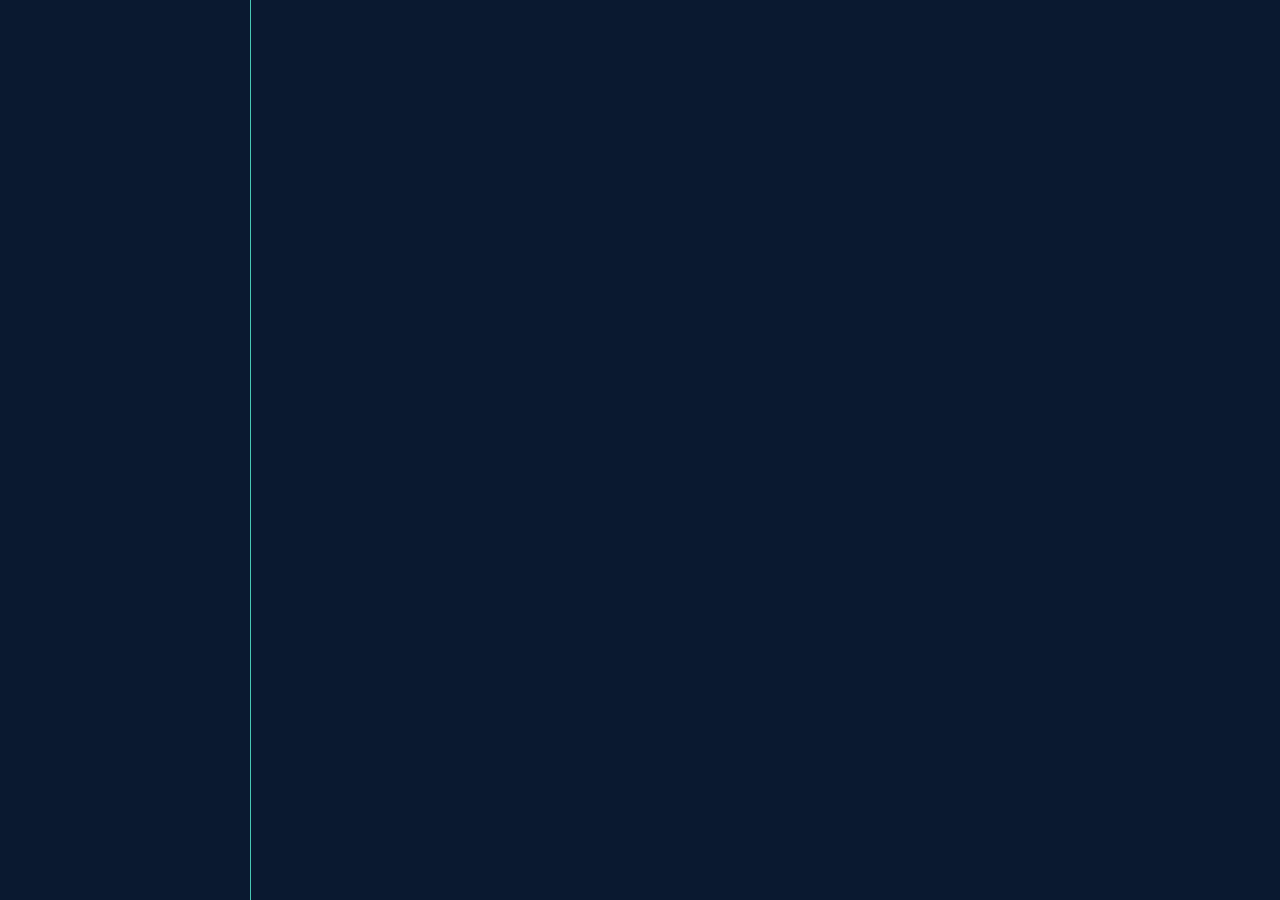
<file: index.html>
<!DOCTYPE html>
<html lang="en">
<head>
    <meta charset="UTF-8">
    <meta name="viewport" content="width=device-width, initial-scale=1.0">
    <title>My Final Project</title>
    <link rel="stylesheet" href="style.css">
</head>
<body>
    <div id="pageContainer">
        <div class="header">
            <div class="cvPhoto">
                <img src="./103945445_2441585835944089_3358021542301668795_o.jpg"/>
            </div>
            <nav>
                <div class="navInfo">
                    <ul>
                        <li>
                            <a href="./about.html">About</a>
                        </li>
                        <li>Portofolio</li>
                        <li>Contact</li>
                    </ul>
                </div>
                <div class="resume">
                    <a href="./Alexandra Ceuca.pdf" class="buttons">Resume</a>
                </div>
            </nav>
        </div>
        <div class="mainContent">
            <div id="firstLine">
                Hi, my name is
            </div>
            <div id="secondLine">
                Alexandra Ceuca
            </div>
            <div id="thridLine">
                I am a future junior frontend developer
            </div>
            <div id="paragraph">
                <p>Motivated by challenges, I'm seeking a position where <br>
                I can maximize my program development experience.</p>
            </div>
            <div id="contactButton">
                <a href="mailto:adda.ceuca@yahoo.com" class="buttons">Get In Touch</a>
            </div>
        </div>
        <div id="socialIconsContainer">
            <div class="icons">
                <a href="https://www.facebook.com/adda.daa.1">
                    <svg aria-hidden="true" focusable="false" data-prefix="fab" data-icon="facebook-f" class="svg-inline--fa fa-facebook-f fa-w-10 fa-fw fa-lg " role="img" xmlns="http://www.w3.org/2000/svg" viewBox="0 0 320 512">
                        <path fill="rgb(107, 120, 152)" d="M279.14 288l14.22-92.66h-88.91v-60.13c0-25.35 12.42-50.06 52.24-50.06h40.42V6.26S260.43 0 225.36 0c-73.22 0-121.08 44.38-121.08 124.72v70.62H22.89V288h81.39v224h100.17V288z"></path>
                    </svg>
                </a>
            </div>
            <div class="icons">
                <a href="https://github.com/AlexandraCeuca">
                    <svg aria-hidden="true" focusable="false" data-prefix="fab" data-icon="github" class="svg-inline--fa fa-github fa-w-16 fa-fw fa-lg " role="img" xmlns="http://www.w3.org/2000/svg" viewBox="0 0 496 512">
                        <path fill="rgb(107, 120, 152)" d="M165.9 397.4c0 2-2.3 3.6-5.2 3.6-3.3.3-5.6-1.3-5.6-3.6 0-2 2.3-3.6 5.2-3.6 3-.3 5.6 1.3 5.6 3.6zm-31.1-4.5c-.7 2 1.3 4.3 4.3 4.9 2.6 1 5.6 0 6.2-2s-1.3-4.3-4.3-5.2c-2.6-.7-5.5.3-6.2 2.3zm44.2-1.7c-2.9.7-4.9 2.6-4.6 4.9.3 2 2.9 3.3 5.9 2.6 2.9-.7 4.9-2.6 4.6-4.6-.3-1.9-3-3.2-5.9-2.9zM244.8 8C106.1 8 0 113.3 0 252c0 110.9 69.8 205.8 169.5 239.2 12.8 2.3 17.3-5.6 17.3-12.1 0-6.2-.3-40.4-.3-61.4 0 0-70 15-84.7-29.8 0 0-11.4-29.1-27.8-36.6 0 0-22.9-15.7 1.6-15.4 0 0 24.9 2 38.6 25.8 21.9 38.6 58.6 27.5 72.9 20.9 2.3-16 8.8-27.1 16-33.7-55.9-6.2-112.3-14.3-112.3-110.5 0-27.5 7.6-41.3 23.6-58.9-2.6-6.5-11.1-33.3 2.6-67.9 20.9-6.5 69 27 69 27 20-5.6 41.5-8.5 62.8-8.5s42.8 2.9 62.8 8.5c0 0 48.1-33.6 69-27 13.7 34.7 5.2 61.4 2.6 67.9 16 17.7 25.8 31.5 25.8 58.9 0 96.5-58.9 104.2-114.8 110.5 9.2 7.9 17 22.9 17 46.4 0 33.7-.3 75.4-.3 83.6 0 6.5 4.6 14.4 17.3 12.1C428.2 457.8 496 362.9 496 252 496 113.3 383.5 8 244.8 8zM97.2 352.9c-1.3 1-1 3.3.7 5.2 1.6 1.6 3.9 2.3 5.2 1 1.3-1 1-3.3-.7-5.2-1.6-1.6-3.9-2.3-5.2-1zm-10.8-8.1c-.7 1.3.3 2.9 2.3 3.9 1.6 1 3.6.7 4.3-.7.7-1.3-.3-2.9-2.3-3.9-2-.6-3.6-.3-4.3.7zm32.4 35.6c-1.6 1.3-1 4.3 1.3 6.2 2.3 2.3 5.2 2.6 6.5 1 1.3-1.3.7-4.3-1.3-6.2-2.2-2.3-5.2-2.6-6.5-1zm-11.4-14.7c-1.6 1-1.6 3.6 0 5.9 1.6 2.3 4.3 3.3 5.6 2.3 1.6-1.3 1.6-3.9 0-6.2-1.4-2.3-4-3.3-5.6-2z"></path>
                    </svg>
                </a>
            </div>
            <div class="icons">
                <a href="https://www.linkedin.com/in/alexandra-cristina-ceuca-8b90b2137/">
                    <svg aria-hidden="true" focusable="false" data-prefix="fab" data-icon="linkedin" class="svg-inline--fa fa-linkedin fa-w-14 fa-fw fa-lg " role="img" xmlns="http://www.w3.org/2000/svg" viewBox="0 0 448 512">
                        <path fill="rgb(107, 120, 152)" d="M416 32H31.9C14.3 32 0 46.5 0 64.3v383.4C0 465.5 14.3 480 31.9 480H416c17.6 0 32-14.5 32-32.3V64.3c0-17.8-14.4-32.3-32-32.3zM135.4 416H69V202.2h66.5V416zm-33.2-243c-21.3 0-38.5-17.3-38.5-38.5S80.9 96 102.2 96c21.2 0 38.5 17.3 38.5 38.5 0 21.3-17.2 38.5-38.5 38.5zm282.1 243h-66.4V312c0-24.8-.5-56.7-34.5-56.7-34.6 0-39.9 27-39.9 54.9V416h-66.4V202.2h63.7v29.2h.9c8.9-16.8 30.6-34.5 62.9-34.5 67.2 0 79.7 44.3 79.7 101.9V416z"></path>
                    </svg>
                </a>
            </div>
            <span class="line"></span>
        </div>
    </div>
    <script src="./js.js"></script>
</body>
</html>
</file>
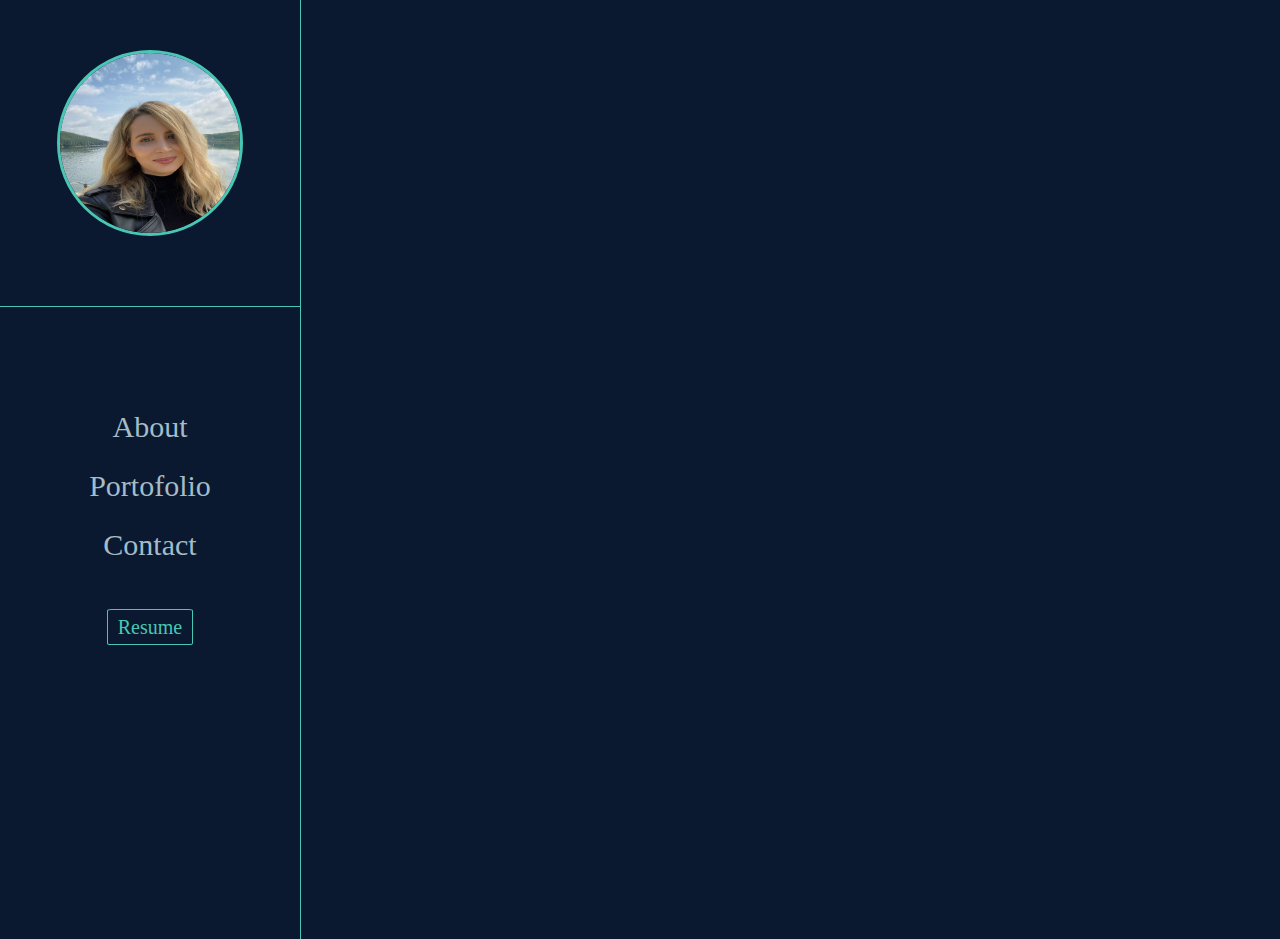
<file: pages/homePage/index.html>
<!DOCTYPE html>
<html lang="en">
<head>
    <meta charset="UTF-8">
    <meta name="viewport" content="width=device-width, initial-scale=1.0">
    <title>My CV</title>
    <link rel="stylesheet" href="../../sharedStyle.css">
    <link rel="stylesheet" href="style.css">
    
    

</head>
<body>
    <div id="pageContainer">
        <div id="headerContainer"></div>
        <div id="mainContent">
            <div id="homeContent">
                <div id="firstLine">
                    Hi, my name is
                </div>
                <div id="secondLine">
                    Alexandra Ceuca
                </div>
                <div id="thridLine">
                    I am a future junior frontend developer
                </div>
                <div id="paragraph">
                    <p>Motivated by challenges, I'm seeking a position where <br>
                    I can maximize my program development experience.</p>
                </div>
                <div id="contactButton">
                    <a href="mailto:adda.ceuca@yahoo.com" class="buttons">Get In Touch</a>
                </div>
            </div>
        </div>
        <div id="socialIconsContainer"></div>
    </div>
    <script src="../../shared.js"></script>
</body>
</html>
</file>
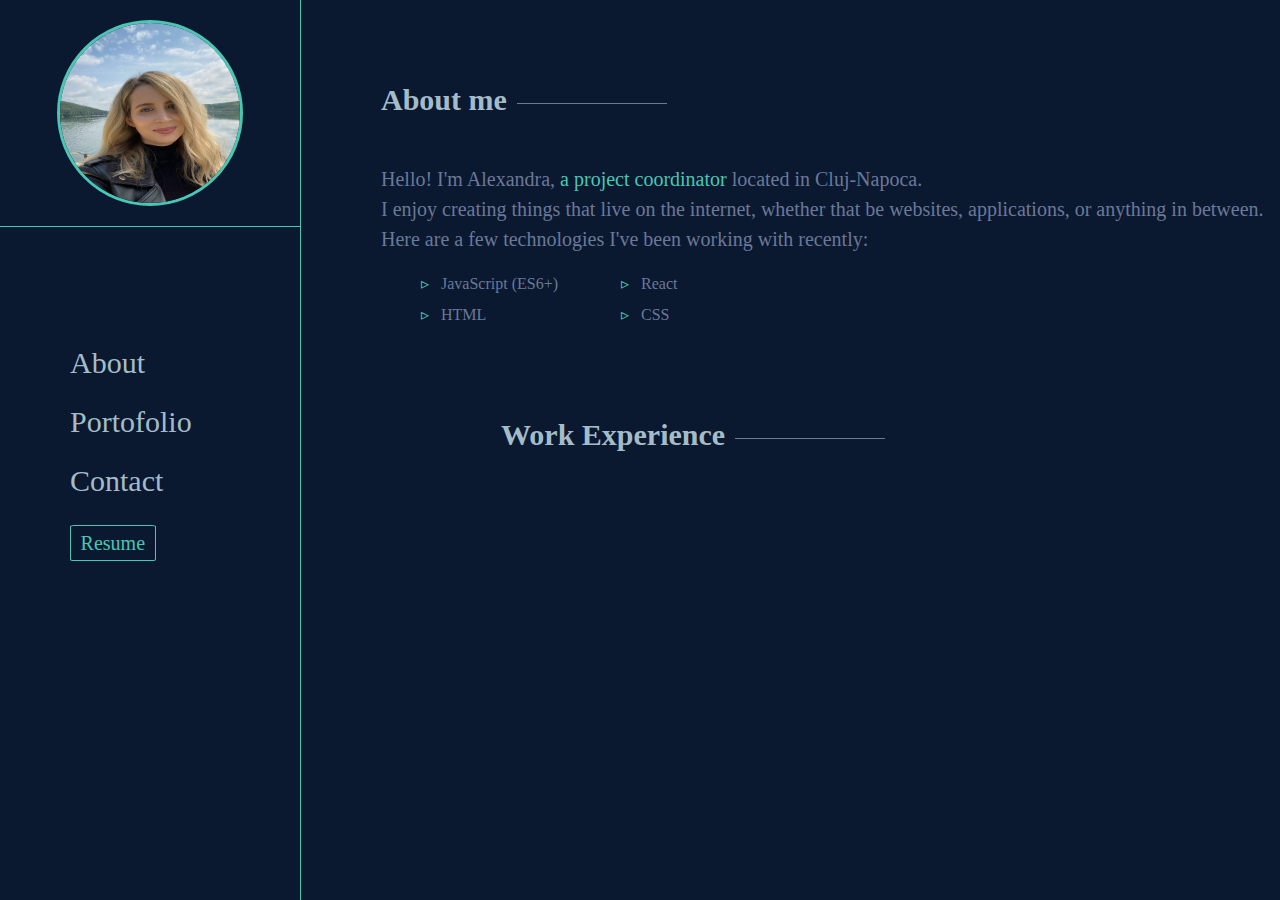
<file: about page/about.html>
<!DOCTYPE html>
<html lang="en">
<head>
    <meta charset="UTF-8">
    <meta name="viewport" content="width=device-width, initial-scale=1.0">
    <title>About</title>
    <link rel="stylesheet" href="../header.css">
    <link rel="stylesheet" href="./about.css">
</head>
<body>
    <div id="pageContainer">
        <div class="header">
            <div class="cvPhoto">
                <a href="..//home page/index.html">
                    <img src="../images/103945445_2441585835944089_3358021542301668795_o.jpg"/>
                </a>
            </div>
            <nav>
                <div class="navInfo">
                    <ul>
                        <li>
                            <a href="..//about page/about.html" onclick="load_home()">About</a>
                        </li>
                        <li>
                            <a href="..//portofolio page/Portofolio.html">Portofolio</a>
                        </li>
                        <li>
                            <a href="..//contact page/Contact.html" onclick="load_homeCss()" onclick="load_home()">Contact</a>
                        </li>
                    </ul>
                </div>
                <div class="resume">
                    <a href="../images/Alexandra Ceuca.pdf" class="buttons">Resume</a>
                </div>
            </nav>
        </div>
        <div id="aboutContainer">
            <div id="aboutIntroduction">
                <div class="aboutHeaders">
                    <h2>About me</h2>
                    <span class="line2"></span>
                </div>
                <div id="aboutIntroductionMainContainer">
                    <p>Hello! I'm Alexandra, <span style="color:rgb(72,199,180)">a project coordinator </span> located in Cluj-Napoca.
                        <br>
                        I enjoy creating things that live on the internet, whether that be websites, applications, or anything in between. 
                        <br>
                        Here are a few technologies I've been working with recently:
                    </p>
                    <ul id="technologies">
                        <li>JavaScript (ES6+)</li>
                        <li>React</li>
                        <li>HTML</li>
                        <li>CSS</li>
                    </ul>
                </div>
            </div>
            <div id="workExperience">
                <div class="aboutHeaders">
                    <h2 id="workExperience">Work Experience</h2>
                    <span class="line2"></span>
                </div>
            </div>
        </div>
    </div>
    
</body>
</html>
</file>
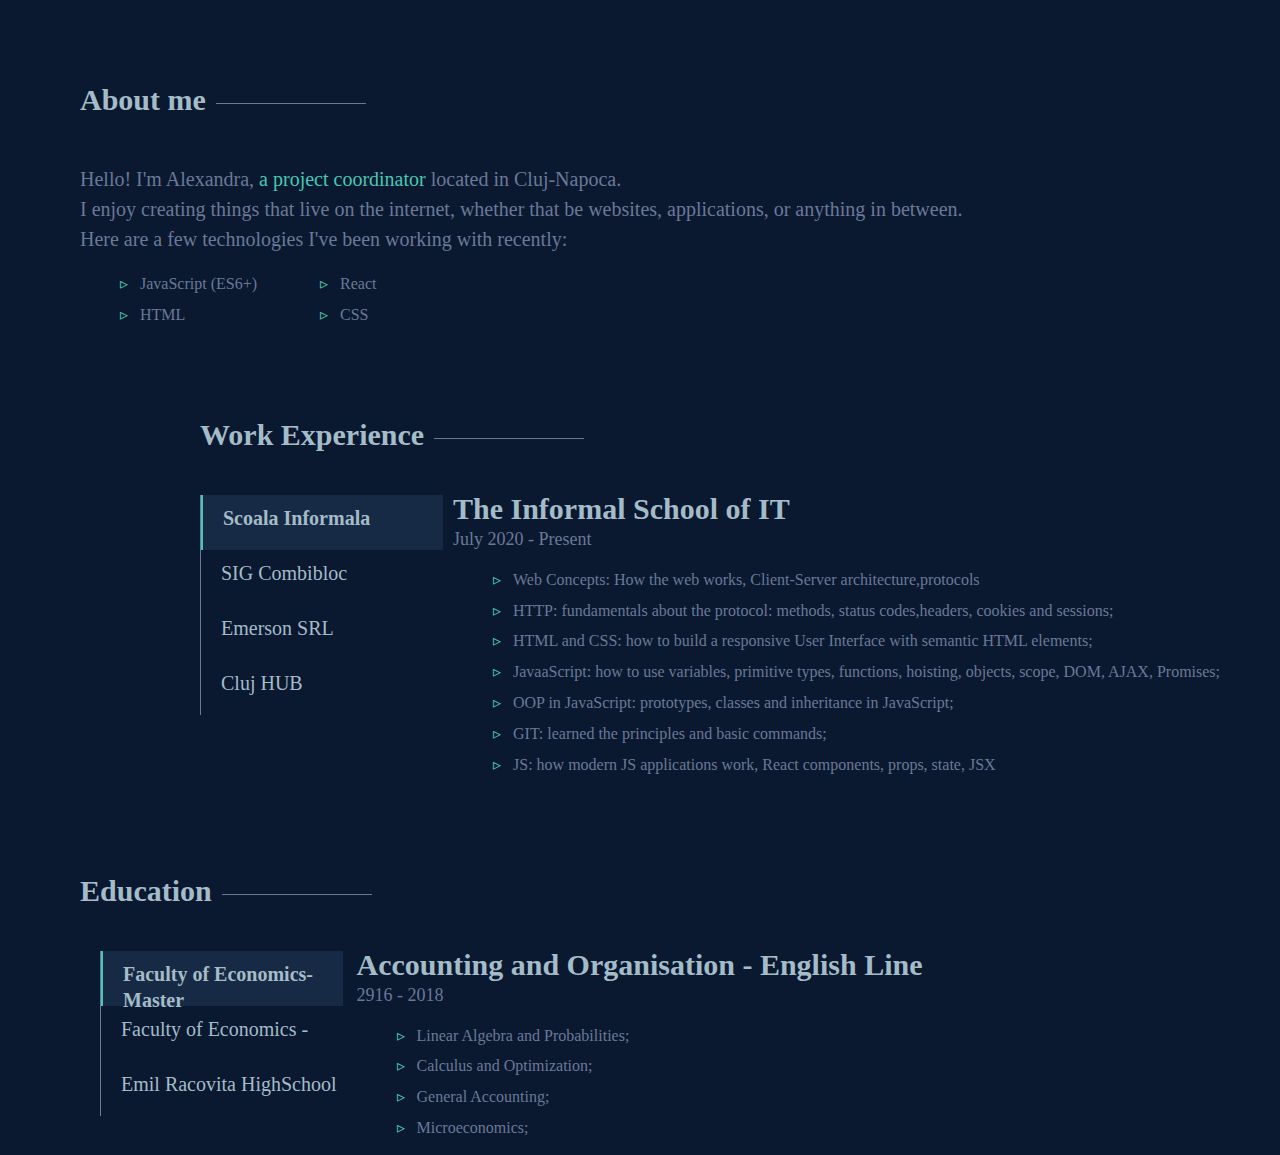
<file: aboutpage/about.html>
<!DOCTYPE html>
<html lang="en">
<head>
    <meta charset="UTF-8">
    <meta name="viewport" content="width=device-width, initial-scale=1.0">
    <title>About</title>
    <link rel="stylesheet" href="../header.css">
    <link rel="stylesheet" href="./about.css">
</head>
<body>
    <div id="pageContainer">
        <div id="load_header" ></div>
        <div id="aboutContainer">
            <div id="aboutIntroduction">
                <div class="aboutHeaders">
                    <h2>About me</h2>
                    <span class="line2"></span>
                </div>
                <div id="aboutIntroductionMainContainer">
                    <p>Hello! I'm Alexandra, <span style="color:rgb(72,199,180)">a project coordinator </span> located in Cluj-Napoca.
                        <br>
                        I enjoy creating things that live on the internet, whether that be websites, applications, or anything in between. 
                        <br>
                        Here are a few technologies I've been working with recently:
                    </p>
                    <ul id="technologies">
                        <li>JavaScript (ES6+)</li>
                        <li>React</li>
                        <li>HTML</li>
                        <li>CSS</li>
                    </ul>
                </div>
            </div>
            <div id="workExperience">
                <div class="aboutHeaders">
                    <h2 id="workExperience">Work Experience</h2>
                    <span class="line2"></span>
                </div>
                <div id="workExperienceContainer">
                    <div class="workExperienceListContainer">
                        <ul class="workExperienceList">
                            <li class="selected" id="button_school">
                                <a onclick="load_workExperience('school')">Scoala Informala</a>
                            </li>
                            <li id="button_work1" >
                                <a onclick="load_workExperience('work1')">SIG Combibloc</a>
                            </li>
                            <li id="button_work2" >
                                <a onclick="load_workExperience('work2')">Emerson SRL</a>
                            </li>
                            <li id="button_work3">
                                <a onclick="load_workExperience('work3')">Cluj HUB</a>
                            </li>
                        </ul>
                    </div>
                    <div id="loadWorkExperience">
                        <div id="school" class ="jobTitleStyle" style="display: block;">
                            <div>
                                <h3>The Informal School of IT</h3>
                                <p>July 2020 - Present</p>
                            </div>
                            <div>
                                <ul class="workExperienceDisplay">
                                    <li>Web Concepts: How the web works, Client-Server architecture,protocols</li>
                                    <li>HTTP: fundamentals about the protocol: methods, status codes,headers, cookies and sessions;</li>
                                    <li>HTML and CSS: how to build a responsive User Interface with semantic HTML elements;</li>
                                    <li>JavaaScript: how to use variables, primitive types, functions, hoisting, objects, scope, DOM, AJAX, Promises;</li>
                                    <li>OOP in JavaScript: prototypes, classes and inheritance in JavaScript;</li>
                                    <li>GIT: learned the principles and basic commands;</li>
                                    <li>JS: how modern JS applications work, React components, props, state, JSX</li>
                                </ul>
                            </div>
                        </div>
                        <div id="work1" class ="jobTitleStyle" style="display: none;">
                            <div>
                                <h3>Project Coordinator</h3>
                                <p>March 2018 - Present</p>
                            </div>
                            <div>
                                <ul class="workExperienceDisplay">
                                    <li>Working with key stakeholders to dene requirements and delivery <br>
                                        milestones for implementing Concur travel and expenses in the subsidiaries <br>
                                        from America</li>
                                    <li>Coordinate and lead training sessions for end users on reporting, prole set <br>
                                        up, travel and expense loading reports</li>
                                    <li>Acting like SPOC on travel topics for all of the 3 projects. </li>
                                    <li>Enrolled on trainings of project management and leadership</li>
                                </ul>
                            </div>
                        </div>
                        <div id="work2" class ="jobTitleStyle" style="display: none;">
                            <div>
                                <h3>Service Customer Administrator</h3>
                                <p>December 2015- March 2018</p>
                            </div>
                            <div>
                                <ul class="workExperienceDisplay">
                                    <li>Loading orders into Oracle EBS system</li>
                                    <li>Issue quotes in CRM as per customer request</li>
                                    <li>Ensure Sales Order Acknowledgements, Purchase Orders and Reschedules <br>
                                        of orders are communicated with involved parties in a timely manner </li>
                                    <li>Using technical information and qualication coming from the Proposal <br>
                                        Team, produce sales quotations for spares, repairs, education and <br>
                                        engineering services;</li>
                                </ul>
                            </div>
                        </div>
                        <div id="work3" class ="jobTitleStyle" style="display: none;">
                            <div>
                                <h3>Internship DataBase Administrator</h3>
                                <p>June 2015- July 2015</p>
                            </div>
                            <div>
                                <ul class="workExperienceDisplay">
                                    <li>Adding all the company customers to a small database;</li>
                                    <li>Dividing the clients into categories based on their orders;</li>
                                    <li>Validating customers company and address information using dierent <br>
                                        sources/business tools;</li>
                                    <li>Presenting the output to the manager;</li>
                                </ul>
                            </div>
                        </div>
                    </div>
                </div>
            </div>

            <div id="education">
                <div class="aboutHeaders">
                    <h2 id="education">Education</h2>
                    <span class="line2"></span>
                </div>
                <div id="educationContainer">
                    <div class="educationListContainer">
                        <ul class="educationList">
                            <li class="selected" id="button_master">
                                <a onclick="load_education('master')">Faculty of Economics- Master</a>
                            </li>
                            <li id="button_university" >
                                <a onclick="load_education('university')">Faculty of Economics -</a>
                            </li>
                            <li id="button_highschool" >
                                <a onclick="load_education('highschool')">Emil Racovita HighSchool</a>
                            </li>
                        </ul>
                    </div>
                    <div id="loadEducation">
                        <div id="master" class ="educationTitleStyle" style="display: block;">
                            <div>
                                <h3>Accounting and Organisation - English Line</h3>
                                <p>2916 - 2018</p>
                            </div>
                            <div>
                                <ul class="workExperienceDisplay">
                                    <li>Linear Algebra and Probabilities;</li>
                                    <li>Calculus and Optimization;</li>
                                    <li>General Accounting;</li>
                                    <li>Microeconomics;</li>
                                </ul>
                            </div>
                        </div>
                        <div id="university" class ="educationTitleStyle" style="display: none;">
                            <div>
                                <h3>Accounting - English Line</h3>
                                <p>2013 - 2016</p>
                            </div>
                            <div>
                                <ul class="workExperienceDisplay">
                                    <li>Basic Accounting</li>
                                    <li>Financial Accounting</li>
                                    <li>Applied Accounting</li>
                                    <li>Managerial Accounting</li>
                                    <li>Advanced Accounting</li>
                                </ul>
                            </div>
                        </div>
                        <div id="highschool" class ="educationTitleStyle" style="display: none;">
                            <div>
                                <h3>Mathematics and informatics</h3>
                                <p>2009 - 2013</p>
                            </div>
                            <div>
                                <ul class="workExperienceDisplay">
                                    <li>Mathematics</li>
                                    <li>Informatics</li>
                                </ul>
                            </div>
                        </div>
                    </div>
                </div>
            </div>
        </div>
    </div>
    <script src="../js.js"></script>
</body>
</html>
</file>
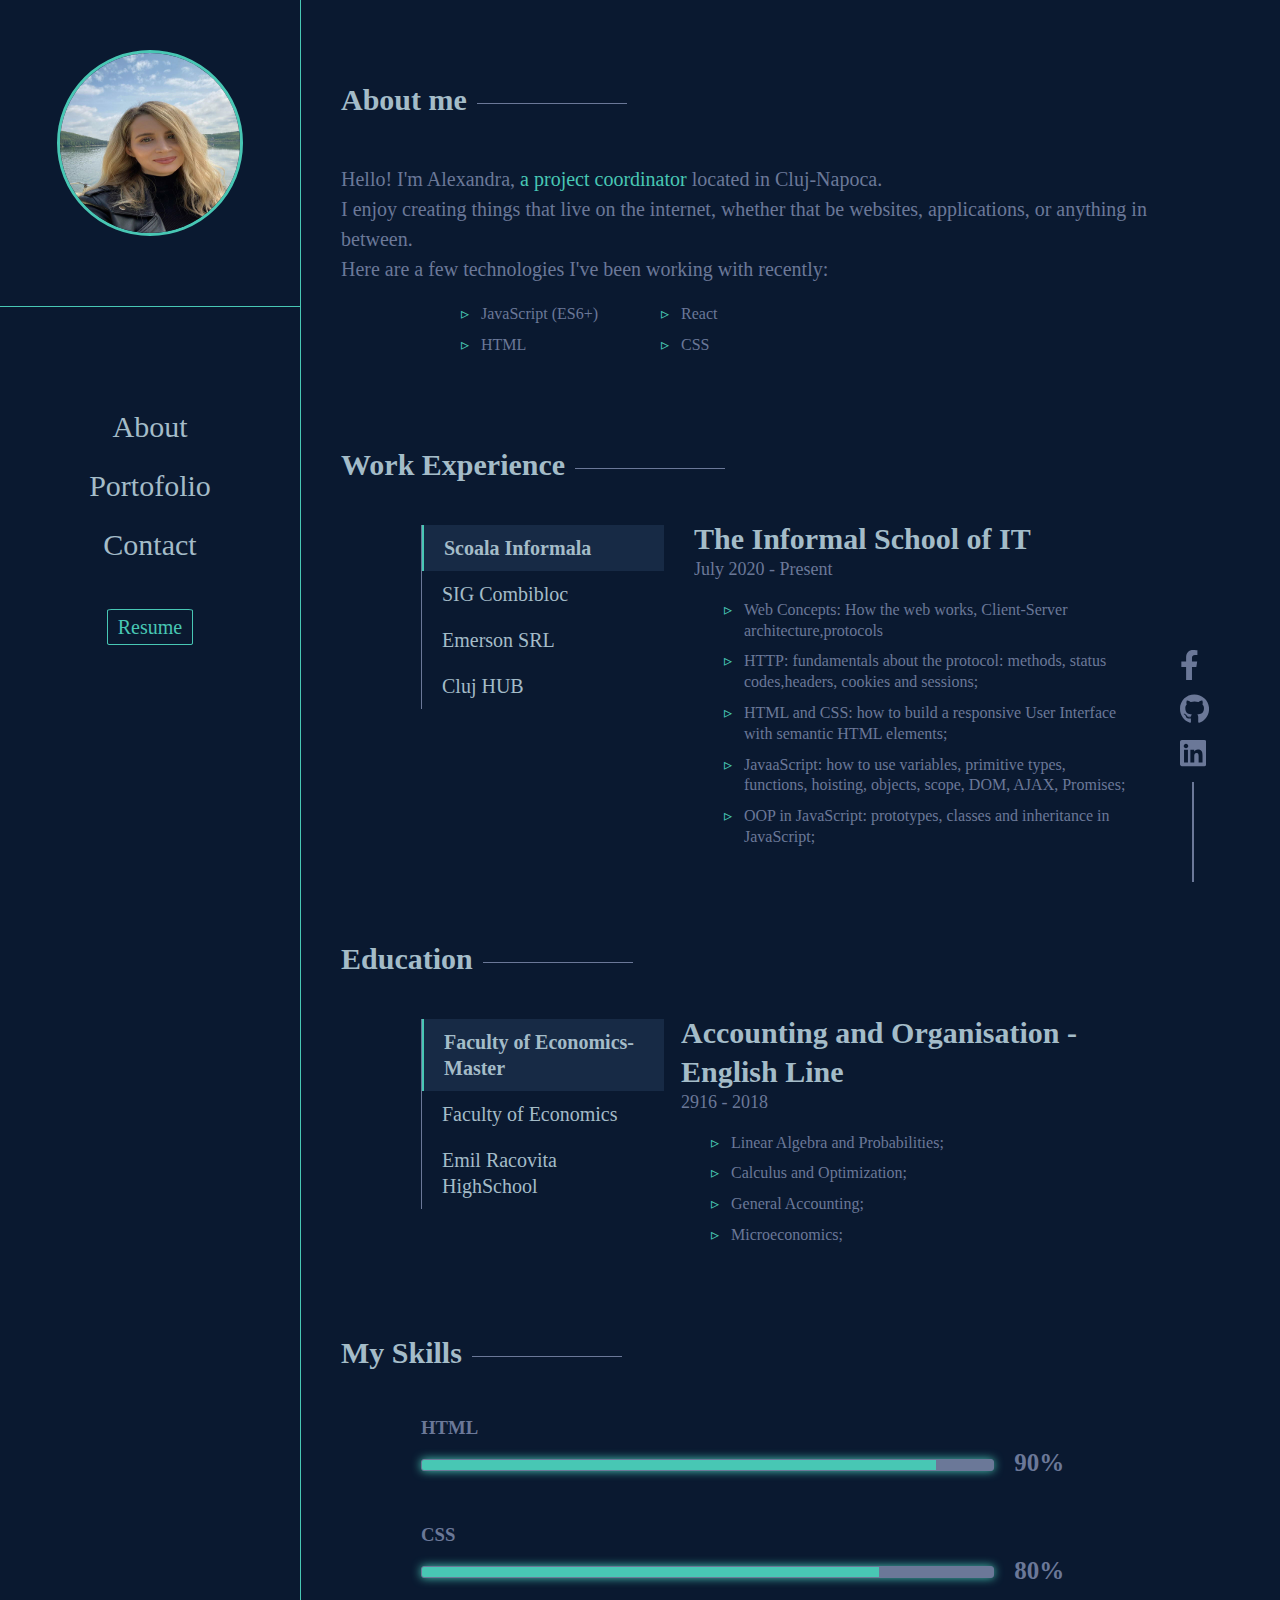
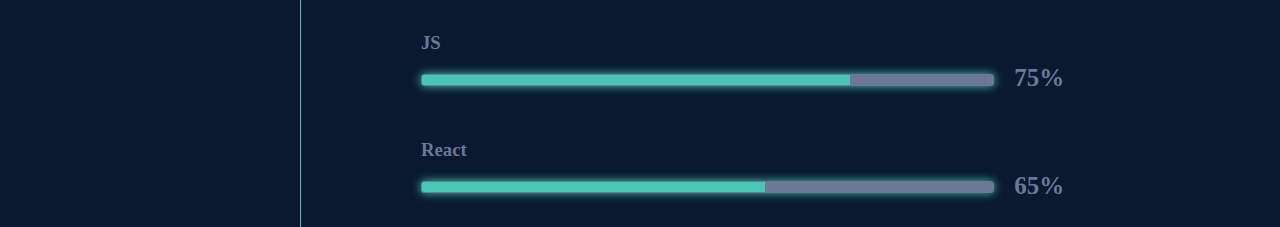
<file: pages/aboutPage/about.html>
<!DOCTYPE html>
<html lang="en">
  <head>
    <meta charset="UTF-8" />
    <meta name="viewport" content="width=device-width, initial-scale=1.0" />
    <title>About</title>
    <link rel="stylesheet" href="../../sharedStyle.css">
    <link rel="stylesheet" href="./about.css">
  </head>
  <body>
    <div id="pageContainer">
      <div id="headerContainer"></div>
      <div id="aboutContainer">
        <div id="aboutIntroduction">
          <div class="aboutHeaders">
            <h2>About me</h2>
            <span class="line2"></span>
          </div>
          <div id="aboutIntroductionMainContainer">
            <p>
              Hello! I'm Alexandra,
              <span style="color: rgb(72, 199, 180)"
                >a project coordinator
              </span>
              located in Cluj-Napoca.
              <br />
              I enjoy creating things that live on the internet, whether that be
              websites, applications, or anything in between.
              <br />
              Here are a few technologies I've been working with recently:
            </p>
            <ul class="ulDescription">
              <li>JavaScript (ES6+)</li>
              <li>React</li>
              <li>HTML</li>
              <li>CSS</li>
            </ul>
          </div>
        </div>
        <div id="workExperience">
          <div class="aboutHeaders">
            <h2>Work Experience</h2>
            <span class="line2"></span>
          </div>
          <div class="experienceContainer">
            <div>
              <ul class="experienceList">
                <li class="selected" id="button_school">
                  <a onclick="load_workExperience('school')"
                    >Scoala Informala</a
                  >
                </li>
                <li id="button_work1">
                  <a onclick="load_workExperience('work1')">SIG Combibloc</a>
                </li>
                <li id="button_work2">
                  <a onclick="load_workExperience('work2')">Emerson SRL</a>
                </li>
                <li id="button_work3">
                  <a onclick="load_workExperience('work3')">Cluj HUB</a>
                </li>
              </ul>
            </div>
            <div id="loadExperience">
              <div id="school" class="experienceTitleStyle" style="display: block">
                <div>
                  <h3>The Informal School of IT</h3>
                  <p>July 2020 - Present</p>
                </div>
                <div>
                  <ul class="ulDescription">
                    <li>
                      Web Concepts: How the web works, Client-Server
                      architecture,protocols
                    </li>
                    <li>
                      HTTP: fundamentals about the protocol: methods, status
                      codes,headers, cookies and sessions;
                    </li>
                    <li>
                      HTML and CSS: how to build a responsive User Interface
                      with semantic HTML elements;
                    </li>
                    <li>
                      JavaaScript: how to use variables, primitive types,
                      functions, hoisting, objects, scope, DOM, AJAX, Promises;
                    </li>
                    <li>
                      OOP in JavaScript: prototypes, classes and inheritance in
                      JavaScript;
                    </li>
                    <li>GIT: learned the principles and basic commands;</li>
                    <li>
                      JS: how modern JS applications work, React components,
                      props, state, JSX
                    </li>
                  </ul>
                </div>
              </div>
              <div id="work1" class="experienceTitleStyle" style="display: none">
                <div>
                  <h3>Project Coordinator</h3>
                  <p>March 2018 - Present</p>
                </div>
                <div>
                  <ul class="ulDescription">
                    <li>
                      Working with key stakeholders to dene requirements and
                      delivery <br />
                      milestones for implementing Concur travel and expenses in
                      the subsidiaries <br />
                      from America
                    </li>
                    <li>
                      Coordinate and lead training sessions for end users on
                      reporting, prole set <br />
                      up, travel and expense loading reports
                    </li>
                    <li>
                      Acting like SPOC on travel topics for all of the 3
                      projects.
                    </li>
                    <li>
                      Enrolled on trainings of project management and leadership
                    </li>
                  </ul>
                </div>
              </div>
              <div id="work2" class="experienceTitleStyle"  style="display: none">
                <div>
                  <h3>Service Customer Administrator</h3>
                  <p>December 2015- March 2018</p>
                </div>
                <div>
                  <ul class="ulDescription">
                    <li>Loading orders into Oracle EBS system</li>
                    <li>Issue quotes in CRM as per customer request</li>
                    <li>
                      Ensure Sales Order Acknowledgements, Purchase Orders and
                      Reschedules <br />
                      of orders are communicated with involved parties in a
                      timely manner
                    </li>
                    <li>
                      Using technical information and qualication coming from
                      the Proposal <br />
                      Team, produce sales quotations for spares, repairs,
                      education and <br />
                      engineering services;
                    </li>
                  </ul>
                </div>
              </div>
              <div id="work3" class="experienceTitleStyle"  style="display: none">
                <div>
                  <h3>Internship DataBase Administrator</h3>
                  <p>June 2015- July 2015</p>
                </div>
                <div>
                  <ul class="ulDescription">
                    <li>
                      Adding all the company customers to a small database;
                    </li>
                    <li>
                      Dividing the clients into categories based on their
                      orders;
                    </li>
                    <li>
                      Validating customers company and address information using
                      dierent <br />
                      sources/business tools;
                    </li>
                    <li>Presenting the output to the manager;</li>
                  </ul>
                </div>
              </div>
            </div>
          </div>
        </div>

        <div id="education">
          <div class="aboutHeaders">
            <h2>Education</h2>
            <span class="line2"></span>
          </div>
          <div class="experienceContainer">
            <div id="educationExperienceTitle">
              <ul class="experienceList">
                <li class="selected" id="button_master">
                  <a onclick="load_education('master')"
                    >Faculty of Economics- Master</a
                  >
                </li>
                <li id="button_university">
                  <a onclick="load_education('university')"
                    >Faculty of Economics</a
                  >
                </li>
                <li id="button_highschool">
                  <a onclick="load_education('highschool')"
                    >Emil Racovita HighSchool</a
                  >
                </li>
              </ul>
            </div>
            <div id="educationExperience">
              <div
                id="master"
                class="experienceTitleStyle" 
                style="display: block"
              >
                <div>
                  <h3>Accounting and Organisation - English Line</h3>
                  <p>2916 - 2018</p>
                </div>
                <div>
                  <ul class="ulDescription">
                    <li>Linear Algebra and Probabilities;</li>
                    <li>Calculus and Optimization;</li>
                    <li>General Accounting;</li>
                    <li>Microeconomics;</li>
                  </ul>
                </div>
              </div>
              <div
                id="university"
                class="experienceTitleStyle" 
                style="display: none"
              >
                <div>
                  <h3>Accounting - English Line</h3>
                  <p>2013 - 2016</p>
                </div>
                <div>
                  <ul class="ulDescription">
                    <li>Basic Accounting</li>
                    <li>Financial Accounting</li>
                    <li>Applied Accounting</li>
                    <li>Managerial Accounting</li>
                    <li>Advanced Accounting</li>
                  </ul>
                </div>
              </div>
              <div
                id="highschool"
                class="experienceTitleStyle" 
                style="display: none"
              >
                <div>
                  <h3>Mathematics and informatics</h3>
                  <p>2009 - 2013</p>
                </div>
                <div>
                  <ul class="ulDescription">
                    <li>Mathematics</li>
                    <li>Informatics</li>
                  </ul>
                </div>
              </div>
            </div>
          </div>
        </div>
        <div id="skillsContainer">
          <div class="aboutHeaders">
            <h2>My Skills</h2>
            <span class="line2"></span>
          </div>
          <div class="skills">
            <div class="skillsFlexContainer">
              <li>
                <h3>HTML</h3>
                <span class="bar"><span class="html"></span></span>
              </li>
              <p>90%</p>
            </div>
            <div class="skillsFlexContainer">
              <li>
                <h3>CSS</h3>
                <span class="bar"><span class="css"></span></span>
              </li>
              <p>80%</p>
            </div>
            <div class="skillsFlexContainer">
              <li>
                <h3>JS</h3>
                <span class="bar"><span class="js"></span></span>
              </li>
              <p>75%</p>
            </div>
            <div class="skillsFlexContainer">
              <li>
                <h3>React</h3>
                <span class="bar"><span class="react"></span></span>
              </li>
              <p>65%</p>
            </div>
          </div>
        </div>
      </div>
      <div id="socialIconsContainer"></div>
    </div>
    <script src="../../shared.js"></script>
  </body>
</html>
</file>
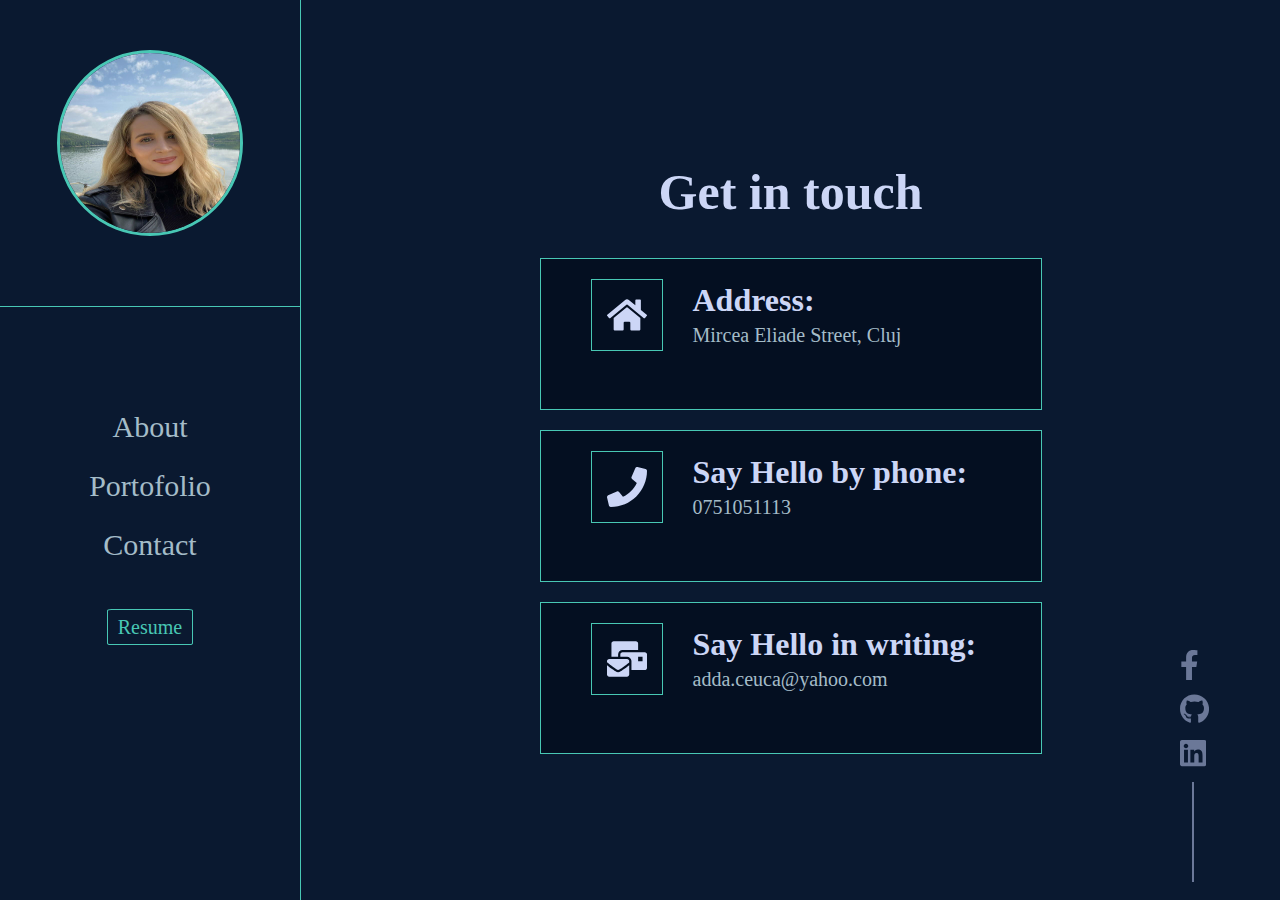
<file: pages/contactPage/contact.html>
<!DOCTYPE html>
<html lang="en">
<head>
    <meta charset="UTF-8">
    <meta name="viewport" content="width=device-width, initial-scale=1.0">
    <title>About</title>
    <link rel="stylesheet" href="../../sharedStyle.css">
    <link rel="stylesheet" href="contact.css">
</head>
<body>
    <div id="pageContainer">
        <div id="headerContainer"></div>
        <div id="contactPage">
            <h1 id="contactIntroduction">Get in touch</h1>
            <div class="contactInfo">
                <div class="contactDetailsContainer">
                    <svg aria-hidden="true" focusable="false" data-prefix="fas" data-icon="home" class="svg-inline--fa fa-home fa-w-18 fa-fw fa-lg " role="img" xmlns="http://www.w3.org/2000/svg" viewBox="0 0 576 512"><path fill="currentColor" d="M280.37 148.26L96 300.11V464a16 16 0 0 0 16 16l112.06-.29a16 16 0 0 0 15.92-16V368a16 16 0 0 1 16-16h64a16 16 0 0 1 16 16v95.64a16 16 0 0 0 16 16.05L464 480a16 16 0 0 0 16-16V300L295.67 148.26a12.19 12.19 0 0 0-15.3 0zM571.6 251.47L488 182.56V44.05a12 12 0 0 0-12-12h-56a12 12 0 0 0-12 12v72.61L318.47 43a48 48 0 0 0-61 0L4.34 251.47a12 12 0 0 0-1.6 16.9l25.5 31A12 12 0 0 0 45.15 301l235.22-193.74a12.19 12.19 0 0 1 15.3 0L530.9 301a12 12 0 0 0 16.9-1.6l25.5-31a12 12 0 0 0-1.7-16.93z"></path></svg>
                    <div>
                        <h1>Address:</h1>
                        <p>Mircea Eliade Street, Cluj</p>
                    </div>
                </div>
                <div class="contactDetailsContainer">
                    <svg aria-hidden="true" focusable="false" data-prefix="fas" data-icon="phone" class="svg-inline--fa fa-phone fa-w-16 fa-fw fa-lg " role="img" xmlns="http://www.w3.org/2000/svg" viewBox="0 0 512 512"><path fill="currentColor" d="M493.4 24.6l-104-24c-11.3-2.6-22.9 3.3-27.5 13.9l-48 112c-4.2 9.8-1.4 21.3 6.9 28l60.6 49.6c-36 76.7-98.9 140.5-177.2 177.2l-49.6-60.6c-6.8-8.3-18.2-11.1-28-6.9l-112 48C3.9 366.5-2 378.1.6 389.4l24 104C27.1 504.2 36.7 512 48 512c256.1 0 464-207.5 464-464 0-11.2-7.7-20.9-18.6-23.4z"></path></svg>
                    <div>
                        <h1>Say Hello by phone:</h1>
                        <p>0751051113</p>
                    </div>
                </div>
                <div class="contactDetailsContainer">
                    <svg aria-hidden="true" focusable="false" data-prefix="fas" data-icon="mail-bulk" class="svg-inline--fa fa-mail-bulk fa-w-18 fa-fw fa-lg " role="img" xmlns="http://www.w3.org/2000/svg" viewBox="0 0 576 512"><path fill="currentColor" d="M160 448c-25.6 0-51.2-22.4-64-32-64-44.8-83.2-60.8-96-70.4V480c0 17.67 14.33 32 32 32h256c17.67 0 32-14.33 32-32V345.6c-12.8 9.6-32 25.6-96 70.4-12.8 9.6-38.4 32-64 32zm128-192H32c-17.67 0-32 14.33-32 32v16c25.6 19.2 22.4 19.2 115.2 86.4 9.6 6.4 28.8 25.6 44.8 25.6s35.2-19.2 44.8-22.4c92.8-67.2 89.6-67.2 115.2-86.4V288c0-17.67-14.33-32-32-32zm256-96H224c-17.67 0-32 14.33-32 32v32h96c33.21 0 60.59 25.42 63.71 57.82l.29-.22V416h192c17.67 0 32-14.33 32-32V192c0-17.67-14.33-32-32-32zm-32 128h-64v-64h64v64zm-352-96c0-35.29 28.71-64 64-64h224V32c0-17.67-14.33-32-32-32H96C78.33 0 64 14.33 64 32v192h96v-32z"></path></svg>
                    <div>
                        <h1>Say Hello in writing:</h1>
                        <p> <a href="mailto:adda.ceuca@yahoo.com">adda.ceuca@yahoo.com</a></p>
                    </div>
                </div>
            </div>
        </div>
        <div id="socialIconsContainer"></div>
    </div>
    <script src="../../shared.js"></script>
</body>
</html>
</file>
<file: style.css>
body {
    margin: 0px;
    width: 100%;
    height: 100vh;
    -webkit-font-smoothing: antialiased;
    background-color: rgb(10, 25, 48);
    line-height: 1.3;
    --nav-load-time: 400ms;
    --nav-link-load-time: 500ms;
}
#pageContainer {
    display: flex;
    flex-direction: row;
    height: 100%;
}
.header {
    display: flex;
    flex-flow: column;
    padding: 0;
    min-width: 250px;
    margin-left: 0;
    height: 100%;
    overflow: hidden;
    border-right: 1px solid rgb(72,199,180);
    animation: nav-load var(--nav-load-time) ease-out;
}
.cvPhoto {
    padding: 20px 0;
    display: block;
    width: 100%;
    text-align: center;
    margin-bottom: 100px;
    border-bottom: 1px solid  rgb(72,199,180);
    animation-name: nav-link-load;
    animation-duration: var(--nav-link-load-time);
    animation-timing-function: ease-in-out;
    animation-delay: var(--nav-load-time);
    animation-fill-mode: forwards;
    transform: scale(0);
}
.cvPhoto img {
    height: 150px;
    width: 150px;
    vertical-align: middle;
    max-width: 100%;
    border-radius: 50%;
    border: 3px solid  rgb(72,199,180);
    cursor: pointer;
    transition: transform 0.2s;
    margin-top:30px;
    margin-bottom: 50px;
    animation-delay: 1000ms;
}
.cvPhoto img:hover {
    transform: scale(1.1);
}
.navInfo {
    display: flex;
    width: 100%;
    margin-left: 0;
    padding-left: 0;
    flex-direction: column;
}
.navInfo ul {
    justify-content: center;
    flex-grow: 1;
    flex-shrink: 0;
    width: auto;
    cursor: pointer;
    list-style: none;
    text-decoration: none;
    padding-left: 70px;
    color: rgb(164, 188, 200);
    margin-bottom: 10px;
}
.navInfo li {
    margin-bottom: 20px;
    font-size: 20px;
    animation-name: nav-link-load;
    animation-duration: var(--nav-link-load-time);
    animation-timing-function: ease-in-out;
    animation-delay: var(--nav-load-time);
    animation-fill-mode: forwards;
    transform: scale(0);
}
li a {
    text-decoration: none;
    color: rgb(164, 188, 200);
}
li:first-child {
    animation-delay: 700ms;
}
li:nth-child(2) {
    animation-delay: 800ms;
}
li:nth-child(3) {
    animation-delay: 900ms;
}
.navInfo li:hover {
    color:rgb(72,199,180);
}
.navInfo li a:hover {
    color:rgb(72,199,180);
}
.resume {
    padding-left: 70px;
    animation-name: nav-link-load;
    animation-duration: var(--nav-link-load-time);
    animation-timing-function: ease-in-out;
    animation-delay: 1000ms;
    animation-fill-mode: forwards;
    transform: scale(0);
}
.buttons {
    color:rgb(72,199,180);
    background-color: transparent;
    border-radius: 5%;
    border: 1px solid rgb(72,199,180);
    padding: 0.40rem 0.60rem;
    cursor: pointer;
    font-size: 15px;
    font-family: cursive;
    text-decoration: none;
}
.buttons:hover {
    opacity: 0.5;
}

.mainContent{
    margin: 250px 150px;
}
#firstLine{
    color:rgb(72,199,180);
    font-family: monospace;
    font-size: 25px;
    animation: nav-link-load;
    animation-duration: var(--nav-link-load-time);
    animation-timing-function: ease-in-out;
    animation-delay: 1100ms;
    animation-fill-mode: forwards;
    transform: scale(0);
}
#secondLine {
    color: rgb(208, 219, 251);
    font-family: monospace;
    font-size: 50px;
    animation: nav-link-load;
    animation-duration: var(--nav-link-load-time);
    animation-timing-function: ease-in-out;
    animation-delay: 1200ms;
    animation-fill-mode: forwards;
    transform: scale(0);
}
#thridLine {
    color: rgb(136, 145, 178);
    font-family: monospace;
    font-size: 40px;
    animation: nav-link-load;
    animation-duration: var(--nav-link-load-time);
    animation-timing-function: ease-in-out;
    animation-delay: 1300ms;
    animation-fill-mode: forwards;
    transform: scale(0);
}
#paragraph p {
    color: rgb(107, 120, 152);
    font-family: monospace;
    font-size: 20px;
    margin-bottom: 30px;
    animation: nav-link-load;
    animation-duration: var(--nav-link-load-time);
    animation-timing-function: ease-in-out;
    animation-delay: 1400ms;
    animation-fill-mode: forwards;
    transform: scale(0)
}
#contactButton {
    animation: nav-link-load;
    animation-duration: var(--nav-link-load-time);
    animation-timing-function: ease-in-out;
    animation-delay: 1500ms;
    animation-fill-mode: forwards;
    transform: scale(0)
}
#socialIconsContainer {
    display:flex;
    flex-direction: column;
    color: rgb(107, 120, 152);
    justify-content: flex-end;
    animation: nav-link-load;
    animation-duration: var(--nav-link-load-time);
    animation-timing-function: ease-in-out;
    animation-delay: 1600ms;
    animation-fill-mode: forwards;
    transform: scale(0)
}
.icons svg {
    margin-bottom: 10px;
    height: 25px;
}
.icons a {
    cursor: pointer;
}
.icons svg:hover {
    transform: scale(1.2);
}
.icons svg path:hover{
    fill: rgb(72,199,180);
}
.line {
    border-left: 2px solid rgb(107, 120, 152);
    display:block;
    height: 50px;
    margin: 0 auto;
    width: 1px;
}
@keyframes nav-load {
    0% {
        transform: translateY(-100%);
    }
    100% {
        transform: translateY(0);
    }
}
@keyframes nav-link-load {
    0% {
        transform: scale(0);
    }
    90% {
        transform: scale(1.1);
    }
    100% {
        transform: scale(1);
    }
}
</file>
<file: sharedStyle.css>
body {
    min-height: 100vh;
    min-width: 98vw;
    margin: 0px;
    -webkit-font-smoothing: antialiased;
    background-color: rgb(10, 25, 48);
    line-height: 1.3;
    --nav-load-time: 400ms;
    --nav-link-load-time: 500ms;
}

#pageContainer {
    display: flex;
    flex-direction: row;
    min-height: 100vh;
}
#headerContainer {
    border-right: 1px solid rgb(72,199,180);
}

#socialIconsContainer {
    display:flex;
    flex-direction: column ;
    color: rgb(107, 120, 152);
    justify-content: flex-end;
    position: fixed;
    right: 0px;
    bottom: 0px;
}

#objectHeader {
    min-width: 300px;
    height: 99%;
}

#objectIcons {
    width: 100px;
    height: 250px; 
}

@media only screen and (max-width: 1000px) {
    body {
        height: auto;
        width: auto;
    }
    #pageContainer {
        display: flex;
        flex-direction: column;
        min-height: 100%;
    }

    #headerContainer {
        border-right: 0px;
    }

    #socialIconsContainer {
        flex-direction: row;
        position: relative;
    }

    #objectHeader {
        min-height: 600px;
        min-width: 100vw;
        border-right: 0px;
        
    }
}
</file>
<file: pages/homePage/style.css>
.header {
    animation: nav-load var(--nav-load-time) ease-out;
}
.cvPhotoAnimation {
    animation-name: nav-link-load;
    animation-duration: var(--nav-link-load-time);
    animation-timing-function: ease-in-out;
    animation-delay: var(--nav-load-time);
    animation-fill-mode: forwards;
    transform: scale(0);
}
.cvPhoto img {
    transition: transform 0.2s;
    animation-delay: 1000ms;
}
.navInfo li {
    animation-name: nav-link-load;
    animation-duration: var(--nav-link-load-time);
    animation-timing-function: ease-in-out;
    animation-delay: var(--nav-load-time);
    animation-fill-mode: forwards;
    transform: scale(0);
}
li:first-child {
    animation-delay: 700ms;
}
li:nth-child(2) {
    animation-delay: 800ms;
}
li:nth-child(3) {
    animation-delay: 900ms;
}
.resume {
    animation-name: nav-link-load;
    animation-duration: var(--nav-link-load-time);
    animation-timing-function: ease-in-out;
    animation-delay: 1000ms;
    animation-fill-mode: forwards;
    transform: scale(0);
}
.buttons {
    color:rgb(72,199,180);
    background-color: transparent;
    border-radius: 5%;
    border: 1px solid rgb(72,199,180);
    padding: 0.40rem 0.60rem;
    cursor: pointer;
    font-size: 20px;
    font-family: cursive;
    text-decoration: none;
}
.buttons:hover {
    opacity: 0.5;
}

#mainContent{
    width: 70%;
    height: 100%;
}
#homeContent {
    margin: 250px 150px;
}
#firstLine{
    color:rgb(72,199,180);
    font-family: monospace;
    font-size: 30px;
    animation: nav-link-load;
    animation-duration: var(--nav-link-load-time);
    animation-timing-function: ease-in-out;
    animation-delay: 1100ms;
    animation-fill-mode: forwards;
    transform: scale(0);
}
#secondLine {
    color: rgb(208, 219, 251);
    font-family: monospace;
    font-size: 55px;
    animation: nav-link-load;
    animation-duration: var(--nav-link-load-time);
    animation-timing-function: ease-in-out;
    animation-delay: 1200ms;
    animation-fill-mode: forwards;
    transform: scale(0);
}
#thridLine {
    color: rgb(136, 145, 178);
    font-family: monospace;
    font-size: 45px;
    animation: nav-link-load;
    animation-duration: var(--nav-link-load-time);
    animation-timing-function: ease-in-out;
    animation-delay: 1300ms;
    animation-fill-mode: forwards;
    transform: scale(0);
}
#paragraph p {
    color: rgb(107, 120, 152);
    font-family: monospace;
    font-size: 25px;
    margin-bottom: 30px;
    animation: nav-link-load;
    animation-duration: var(--nav-link-load-time);
    animation-timing-function: ease-in-out;
    animation-delay: 1400ms;
    animation-fill-mode: forwards;
    transform: scale(0)
}
#contactButton {
    animation: nav-link-load;
    animation-duration: var(--nav-link-load-time);
    animation-timing-function: ease-in-out;
    animation-delay: 1500ms;
    animation-fill-mode: forwards;
    transform: scale(0)
}
#socialIconsContainer {
    animation: nav-link-load;
    animation-duration: var(--nav-link-load-time);
    animation-timing-function: ease-in-out;
    animation-delay: 1600ms;
    animation-fill-mode: forwards;
    transform: scale(0)
}

@keyframes nav-load {
    0% {
        transform: translateY(-100%);
    }
    100% {
        transform: translateY(0);
    }
}
@keyframes nav-link-load {
    0% {
        transform: scale(0);
    }
    90% {
        transform: scale(1.1);
    }
    100% {
        transform: scale(1);
    }
}

@media only screen and (max-width: 1000px) { 
    #mainContent{
        width: 100%;
    }

    #homeContent {
        margin: 25px;
    }
}
</file>
<file: header.css>
body {
    margin: 0px;
    width: 100%;
    height: 100vh;
    background-color: rgb(10, 25, 48);
    line-height: 1.3;
}
#pageContainer {
    display: flex;
    flex-direction: row;
    height: 100%;
}
.header {
    display: flex;
    flex-flow: column;
    padding: 0;
    min-width: 300px;
    margin-left: 0;
    height: 100%;
    overflow: hidden;
    border-right: 1px solid rgb(72,199,180);
}
.cvPhoto {
    padding: 20px 0;
    display: block;
    width: 100%;
    text-align: center;
    margin-bottom: 100px;
    border-bottom: 1px solid  rgb(72,199,180);
}
.cvPhoto img {
    height: 180px;
    width: 180px;
    vertical-align: middle;
    max-width: 100%;
    border-radius: 50%;
    border: 3px solid  rgb(72,199,180);
    cursor: pointer;
}
.cvPhoto img:hover {
    transform: scale(1.1);
}
.navInfo {
    display: flex;
    width: 100%;
    margin-left: 0;
    padding-left: 0;
    flex-direction: column;
}
.navInfo ul {
    justify-content: center;
    flex-grow: 1;
    flex-shrink: 0;
    width: auto;
    cursor: pointer;
    list-style: none;
    text-decoration: none;
    padding-left: 70px;
    color: rgb(164, 188, 200);
    margin-bottom: 10px;
}
.navInfo li {
    margin-bottom: 20px;
    font-size: 30px;
}
li a {
    text-decoration: none;
    color: rgb(164, 188, 200);
}
.navInfo li:hover {
    color:rgb(72,199,180);
}
.navInfo li a:hover {
    color:rgb(72,199,180);
}
.resume {
    padding-left: 70px;
}
.buttons {
    color:rgb(72,199,180);
    background-color: transparent;
    border-radius: 5%;
    border: 1px solid rgb(72,199,180);
    padding: 0.40rem 0.60rem;
    cursor: pointer;
    font-size: 20px;
    font-family: cursive;
    text-decoration: none;
}
.buttons:hover {
    opacity: 0.5;
}
</file>
<file: about page/about.css>
.aboutHeaders {
    display: flex;
    flex-direction: row;
}

.aboutHeaders h2 {
    color:  rgb(164, 188, 200);
    font-size: 30px;
    margin-top: 80px;
    margin-left: 80px;
    margin-right: 10px;
}
.line2 {
    border-bottom: 1px solid rgb(107, 120, 152);
    display:block;
    width: 150px;
    margin-bottom: 40px;
}
#aboutIntroductionMainContainer p{
    color: rgb(107, 120, 152);
    margin-left: 80px;
    font-size: 20px;
    line-height: 1.5;
}
#technologies {
    display: grid;
    grid-template-columns: repeat(2, minmax(140px, 200px));
    padding: 0px;
    margin: 0px 120px;
    list-style: none;
    color: rgb(107, 120, 152);
}
#technologies li {
    position: relative;
    margin-bottom: 10px;
    padding-left: 20px;
}
#technologies li::before {
    content: "▹";
    position: absolute;
    left: 0px;
    color: rgb(72,199,180);
}
#workExperience {
    margin-left: 100px;
}
</file>
<file: aboutpage/about.css>
.aboutHeaders {
    display: flex;
    flex-direction: row;
}
#pageContainer {
    display: flex;
    flex-direction: row;
    height: 100%;
}
.aboutHeaders h2 {
    color:  rgb(164, 188, 200);
    font-size: 30px;
    margin-top: 80px;
    margin-left: 80px;
    margin-right: 10px;
}
.line2 {
    border-bottom: 1px solid rgb(107, 120, 152);
    display:block;
    width: 150px;
    margin-bottom: 40px;
}
#workExperienceContainer {
    display: flex;
    flex-direction: row;
    margin-left: 100px;
}
.workExperienceList {
    list-style: none;
    padding-left: 0px;
    border-left: 1px solid rgb(107, 120, 152);
}
.workExperienceList li{
    height:35px;
    font-size: 20px;
    padding: 10px 20px;
    text-align: left;
    cursor: pointer;
}
.workExperienceList li:hover{
    font-weight: bold;
    width: 200px;
}
.selected {
    background-color: #172a45;
    font-weight: bold;
    text-align: center;
    border-left: 2px solid rgb(72,199,180);
    width: 200px;   
}
.workExperienceList li a:hover{
    color: rgb(72,199,180);
}
#aboutIntroductionMainContainer p{
    color: rgb(107, 120, 152);
    margin-left: 80px;
    font-size: 20px;
    line-height: 1.5;
}
#technologies {
    display: grid;
    grid-template-columns: repeat(2, minmax(140px, 200px));
    padding: 0px;
    margin: 0px 120px;
    list-style: none;
    color: rgb(107, 120, 152);
}
#technologies li {
    position: relative;
    margin-bottom: 10px;
    padding-left: 20px;
}
#technologies li::before {
    content: "▹";
    position: absolute;
    left: 0px;
    color: rgb(72,199,180);
}
#loadWorkExperience {
    margin-left: 10px;
}
#workExperience {
    margin-left: 100px;
}
.workExperienceDisplay {
    list-style: none;
    color: rgb(107, 120, 152);
}
.workExperienceDisplay li {
    position: relative;
    margin-bottom: 10px;
    padding-left: 20px;
}
.workExperienceDisplay li::before {
    content: "▹";
    position: absolute;
    left: 0px;
    color: rgb(72,199,180);
}
.jobTitleStyle h3 {
    color:  rgb(164, 188, 200);
    font-size: 30px;
    margin-top: 10px;
    margin-bottom: 0px;
}
.jobTitleStyle p {
    color:  rgb(107, 120, 152);
    font-size: 18px;
    margin-top:0px;
}


#educationContainer {
    display: flex;
    flex-direction: row;
    margin-left: 100px;

}
.educationList {
    list-style: none;
    padding-left: 0px;
    border-left: 1px solid rgb(107, 120, 152);
}
.educationList li{
    height:35px;
    font-size: 20px;
    padding: 10px 20px;
    text-align: left;
    cursor: pointer;
}
.educationList li:hover{
    font-weight: bold;
    width: 200px;
}
.educationList li a:hover{
    color: rgb(72,199,180);
}
#educationExperience {
    margin-left: 10px;
}
#educationExperience {
    margin-left: 100px;
}
.educationeDisplay {
    list-style: none;
    color: rgb(107, 120, 152);
}
.educationDisplay li {
    position: relative;
    margin-bottom: 10px;
    padding-left: 20px;
}
.educationDisplay li::before {
    content: "▹";
    position: absolute;
    left: 0px;
    color: rgb(72,199,180);
}
.educationTitleStyle h3 {
    color:  rgb(164, 188, 200);
    font-size: 30px;
    margin-top: 10px;
    margin-bottom: 0px;
}
.educationTitleStyle p {
    color:  rgb(107, 120, 152);
    font-size: 18px;
    margin-top:0px;
}
</file>
<file: pages/aboutPage/about.css>
html {
    scroll-behavior: smooth;
}
.aboutHeaders {
    display: flex;
    flex-direction: row;
}
.aboutHeaders h2 {
    color:  rgb(164, 188, 200);
    font-size: 30px;
    margin-top: 80px;
    margin-right: 10px;
}
.line2 {
    border-bottom: 1px solid rgb(107, 120, 152);
    display:block;
    width: 150px;
    margin-bottom: 40px;
}
.experienceContainer {
    display: flex;
    flex-direction: row;
    margin-left: 80px;
}
.experienceList {
    list-style: none;
    padding-left: 0px;
    border-left: 1px solid rgb(107, 120, 152);
    margin-right: 20px;
}
.experienceList li{
    color: rgb(164, 188, 200);;
    font-size: 20px;
    padding: 10px 20px;
    text-align: left;
    cursor: pointer;
}
.experienceList li:hover{
    font-weight: bold;
    width: 200px;
    color: rgb(72,199,180);
}
.experienceList li a:hover{
    color: rgb(72,199,180);
}
.selected {
    background-color: #172a45;
    font-weight: bold;
    text-align: center;
    border-left: 2px solid rgb(72,199,180);
    width: 200px;   
}
#aboutContainer {
    margin-left: 40px;
    margin-right: 120px;
}
#aboutIntroductionMainContainer p{
    color: rgb(107, 120, 152);
    font-size: 20px;
    line-height: 1.5;
}
#aboutIntroductionMainContainer ul {
    display: grid;
    grid-template-columns: repeat(2, minmax(140px, 200px));
    margin: 0px 120px;
}
.ulDescription {
    padding: 0px;
    margin: 0px 30px;
    list-style: none;
    color: rgb(107, 120, 152);
}
.ulDescription li {
    position: relative;
    margin-bottom: 10px;
    padding-left: 20px;
}
.ulDescription li::before {
    content: "▹";
    position: absolute;
    left: 0px;
    color: rgb(72,199,180);
}
#loadExperience {
    margin-left: 10px;
    height: 350px;
    overflow-y: auto;
}
#educationExperience {
    margin-left: 10px;
    height: 250px;
    overflow-y: auto;
}
.experienceTitleStyle h3 {
    color:  rgb(164, 188, 200);
    font-size: 30px;
    margin-top: 10px;
    margin-bottom: 0px;
}
.experienceTitleStyle p {
    color:  rgb(107, 120, 152);
    font-size: 18px;
    margin-top:0px;
}
#educationExperience {
    margin-left: 10px;
}
#educationExperienceTitle {
    width:250px;
}
.skillsFlexContainer {
    display: flex;
    flex-direction: row;
}
.skills {
    margin-left: 80px;
    list-style: none;
    width: 100%;
    color: rgb(107, 120, 152);
}
.skillsFlexContainer p{
    margin-top: 50px;
    margin-left: 20px;
    font-size: 25px;
    font-weight: bold;
}
.skills li {
    width: 70%
}
.bar {
    background:  rgb(107, 120, 152);
    display: block;
    height: 10px;
    border: 1px solid rgb(107, 120, 152);
    border-radius: 3px;
    overflow: hidden;
    box-shadow: 0 0 10px rgb(72,199,180);
}
.bar span {
    height: 10px;
    float: left;
    background: rgb(72,199,180);
}
.html {
    width: 90%;
    animation: html 5s;
}
.css {
    width: 80%;
    animation: css 5s;
}
.js {
    width: 75%;
    animation: js 5s;
}
.react {
    width: 60%;
    animation: react 5s;
}
#backToTopButton {
    display: none;
    z-index: 1000;
    position: fixed;
    bottom:20px;
    right: 250px;
    width: 50px;
    height: 50px;
    font-size: 30px;
    background-color: rgb(164, 188, 200);
    color: black;
    cursor: pointer;
    outline: none;
    border: 3px solid rgb(72,199,180);
    border-radius: 50%;
    transition-duration: 0.2s;
    transition-timing-function: ease-in-out;
    transition-property: background-color, color;
}
#backToTopButton:hover, #backToTopButton:focus {
    background-color: rgb(107, 120, 152);
    color:white;
}

.btnEntrance {
    animation-duration: 0.5s;
    animation-fill-mode: both;
    animation-name: btnEntrance;
}

@keyframes btnEntrance {
    from {
        opacity:0;
        transform: scale3d(0.3, 0.3, 0.3);
    }
    to {
        opacity: 1;
    }
}

.btnExit {
    animation-duration: 0.25s;
    animation-fill-mode: both;
    animation-name: btnExit;
}

@keyframes btnExit {
    from {
        opacity: 1;
    }
    to {
        opacity:0;
        transform: scale3d(0.3, 0.3, 0.3);
    }
}

@keyframes html {
    0%{
        width: 0%;
    }
    100%{
        width: 90%;
    }
}
@keyframes css {
    0%{
        width: 0%;
    }
    100%{
        width: 80%;
    }
}
@keyframes js {
    0%{
        width: 0%;
    }
    100%{
        width: 75%;
    }
}
@keyframes react {
    0%{
        width: 0%;
    }
    100%{
        width: 60%;
    }
}

@media only screen and (max-width: 1000px) {
    #aboutContainer, .skillsContainer {
        margin-left: 25px;
    }
    .skills {
        margin-left: 0px;
    }
    .experienceContainer {
        margin-left: 0px;
        flex-direction: column;
    }
    #aboutIntroductionMainContainer ul {
        margin: auto;
    }
    #educationExperience {
        height: 300px;
    }
    #backToTopButton {
        font-size: 18px; 
        width: 32px;
        height: 32px;
        right: 20px;
    }
}

@media only screen and (max-width: 1600px) {
    #backToTopButton {
        font-size: 18px; 
        width: 32px;
        height: 32px;
        right: 20px;
    }
}
</file>
<file: pages/contactPage/contact.css>
#contactPage {
    margin:auto;
}
#contactIntroduction {
    color:#ccd6f6;
    justify-content: center;
    text-align: center;
    font-size: 50px;
}
.contactDetailsContainer h1 {
    color: #ccd6f6;;
    margin-bottom: 0px;
}
.contactDetailsContainer p {
    color: rgb(164, 188, 200);
    font-size: 20px;
    margin-top:0px;
    text-decoration: none;
}
.contactDetailsContainer {
    display: flex;
    flex-direction: row;
    height: 150px;
    width:500px;
    background-color: rgba(2,12,27,0.7); 
    border: 1px solid rgb(72,199,180);
    margin-bottom: 20px;
}
.contactDetailsContainer svg {
    height: 40px;
    width: 40px;
    color: #ccd6f6;;
    margin-top: 20px;
    margin-right: 30px;
    border: 1px solid rgb(72,199,180);
    padding: 15px;
    margin-left:50px
}
a {
    text-decoration: none;
    color: rgb(164, 188, 200);
}
.contactInfo {
    -webkit-animation: cssAnimation 1s forwards; 
    animation: cssAnimation 5s forwards;
}

@keyframes cssAnimation {
    0%   {opacity: 0;}
    90%  {opacity: 1;}
    100% {opacity: 1;}
}
@-webkit-keyframes cssAnimation {
    0%   {opacity: 0;}
    90%  {opacity: 1;}
    100% {opacity: 1;}
}

@media only screen and (max-width: 1000px) {
   #contactPage {
        margin: auto 25px;
   }
   #contactIntroduction {
       font-size: 30px;
   }
   .contactDetailsContainer {
       width: auto;
   }
   .contactDetailsContainer h1 {
       font-size: 20px;
   }
   .contactDetailsContainer p {
       font-size: 18px;
   }
   .contactDetailsContainer {
       flex-direction: column;
       align-items: center;
   }
   .contactDetailsContainer svg {
        margin: 12px auto auto auto;
   }
   .contactDetailsContainer div {
    text-align: center;
}
}
</file>
